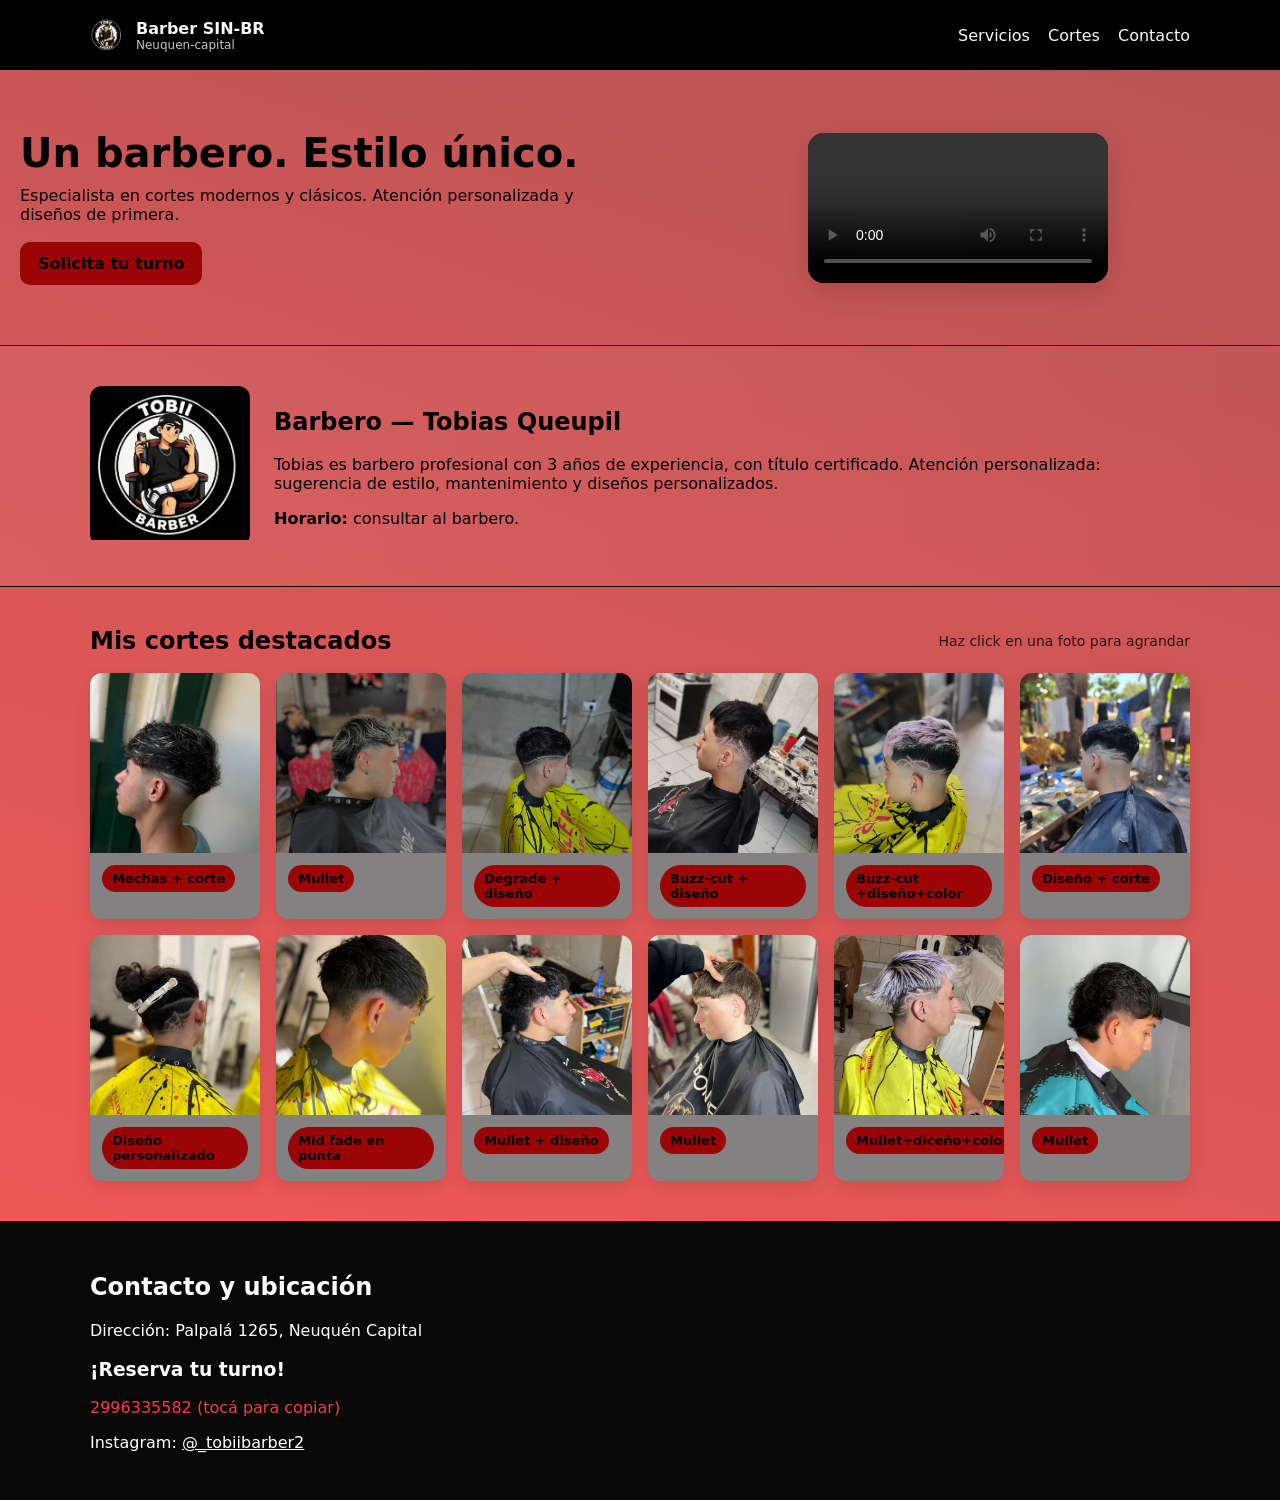
<file: index.html>
<html>
   <head>
    <title>barberia</title>
    <link href="https://fonts.googleapis.com/css2?family=Playfair+Display:wght@400;600;700&display=swap" rel="stylesheet">
    <link rel="stylesheet" href="barberia.css">
  </head>

 <body>
   </div>
      <header>
        <div class="resolucion"> </div>
        <div class="movil"></div>
        <div class="container nav">
        <div class="brand">
        <div class="logo"><img src="nuv-logo.jpg.jpeg" alt="logo" width="50"></div>
        <div>
          <div style="font-weight:800">Barber SIN-BR</div>
          <div style="font-size:12px;opacity:0.8">Neuquen-capital</div>
        </div>
      </div>

      <nav>
        <ul>
          <li><a href="#servicios">Servicios</a></li>
          <li><a href="#cortes">Cortes</a></li>
          <li><a href="#contacto">Contacto</a></li>
        </ul>
      </nav>
    </div>
  </header>
  <main>
    <section class="hero">
      <div class="container hero-left">
        <h1>Un barbero. Estilo único.</h1>
        <p>Especialista en cortes modernos y clásicos. Atención personalizada y diseños de primera.</p>
        <a class="cta" href="#contacto">Solicita tu turno</a>
      </div>

      <div class="container hero-right">
        <div class="hero-card">
          <video src="nuv_l.jpg.mp4" controls></video>
        </div>
      </div>
    </section>
    <section class="barber">
      <div class="container barber-inner">
        <div class="barber-photo">
          <img src="nuv-logo.jpg.jpeg" alt="Barbero">
        </div>

        <div>
          <h2>Barbero — Tobias Queupil</h2>
          <p>Tobias es barbero profesional con 3 años de experiencia, con título certificado. Atención personalizada: sugerencia de estilo, mantenimiento y diseños personalizados.</p>
          <p><strong>Horario:</strong> consultar al barbero.</p>
        </div>
      </div>
    </section>
    <section id="cortes" class="gallery">
      <div class="container">
        <div style="display:flex;align-items:center;justify-content:space-between;gap:12px;margin-bottom:18px">
          <h2 style="margin:0">Mis cortes destacados</h2>
          <div style="font-size:14px;opacity:0.8">Haz click en una foto para agrandar</div>
        </div>

        <div class="gallery-grid" id="gallery">

          <div class="card" data-full="corte1.jpg.jpeg">
            <img src="corte1.jpg.jpeg" >
            <div class="meta"><span class="tag">Mechas + corte</span></div>
          </div>

          <div class="card" data-full="corte2.jpg.jpeg">
            <img src="corte2.jpg.jpeg" >
            <div class="meta"><span class="tag">Mullet</span></div>
          </div>

          <div class="card" data-full="corte3.jpg.jpeg">
            <img src="corte3.jpg.jpeg">
            <div class="meta"><span class="tag">Degrade + diseño</span></div>
          </div>

          <div class="card" data-full="corte10.jpg.jpeg">
            <img src="corte10.jpg.jpeg">
            <div class="meta"><span class="tag">Buzz-cut + diseño</span></div>
          </div>

          <div class="card" data-full="cortee11.jpg.jpeg">
            <img src="cortee11.jpg.jpeg">
            <div class="meta"><span class="tag">Buzz-cut  +diseño+color</span></div>
          </div>

          <div class="card" data-full="diceños.jpg.jpeg">
            <img src="diceños.jpg.jpeg">
            <div class="meta"><span class="tag">Diseño + corte</span></div>
          </div>

          <div class="card" data-full="diceños2.jpg.jpeg">
            <img src="diceños2.jpg.jpeg">
            <div class="meta"><span class="tag">Diseño personalizado</span></div>
          </div>

          <div class="card" data-full="corte7.jpg.jpeg">
            <img src="corte7.jpg.jpeg">
            <div class="meta"><span class="tag">Mid fade en punta</span></div>
          </div>

          <div class="card" data-full="corte8.jpg.jpeg">
            <img src="corte8.jpg.jpeg">
            <div class="meta"><span class="tag">Mullet + diseño</span></div>
          </div>

          <div class="card" data-full="corte9.jpg.jpeg">
            <img src="corte9.jpg.jpeg">
            <div class="meta"><span class="tag">Mullet</span></div>
          </div>
          <div class="card" data-full="corte4.jpeg">
            <img src="corte4.jpeg">
            <div class="meta"><span class="tag">Mullet+diceño+color</span></div>
          </div>
          <div class="card" data-full="corte4.jpeg">
            <img src="corte20.jpeg">
            <div class="meta"><span class="tag">Mullet</span></div>
          </div>
        </div>
      </div>
    </section>
    <section id="contacto" style="padding:32px 20px; background:#080808; color:white;">
      <div class="container">
        <h2>Contacto y ubicación</h2>
        <p>Dirección: Palpalá 1265, Neuquén Capital</p>
        <p><h3>¡Reserva tu turno!</h3></p>

        <p onclick="copiarTelefono()" style="cursor:pointer; color:rgb(248, 61, 61);">
          2996335582 (tocá para copiar)
        </p>

        <script>
          function copiarTelefono() {
              navigator.clipboard.writeText("2996335582");
              alert("Número copiado. Tobias Queupil: 2996335582");
          }
        </script>

        <p>Instagram: 
          <a href="https://instagram.com/_tobiibarber2" target="_blank" style="color:white;">
            @_tobiibarber2
          </a>
        </p>
      </div>
    </section>

  </main>
   <div id="modal" class="modal">
    <img id="modalImg">
   </div>
  <script>
    document.querySelectorAll('.card').forEach(card=>{
      card.addEventListener('click',()=>{
        const full = card.getAttribute('data-full');
        const modal = document.getElementById('modal');
        const modalImg = document.getElementById('modalImg');
        modalImg.src = full;
        modal.classList.add('show');
      });
    });

    document.getElementById('modal').addEventListener('click',()=>{
      const modal = document.getElementById('modal');
      modal.classList.remove('show');
      document.getElementById('modalImg').src='';
    });
  </script>

 </body>
</html>
</file>
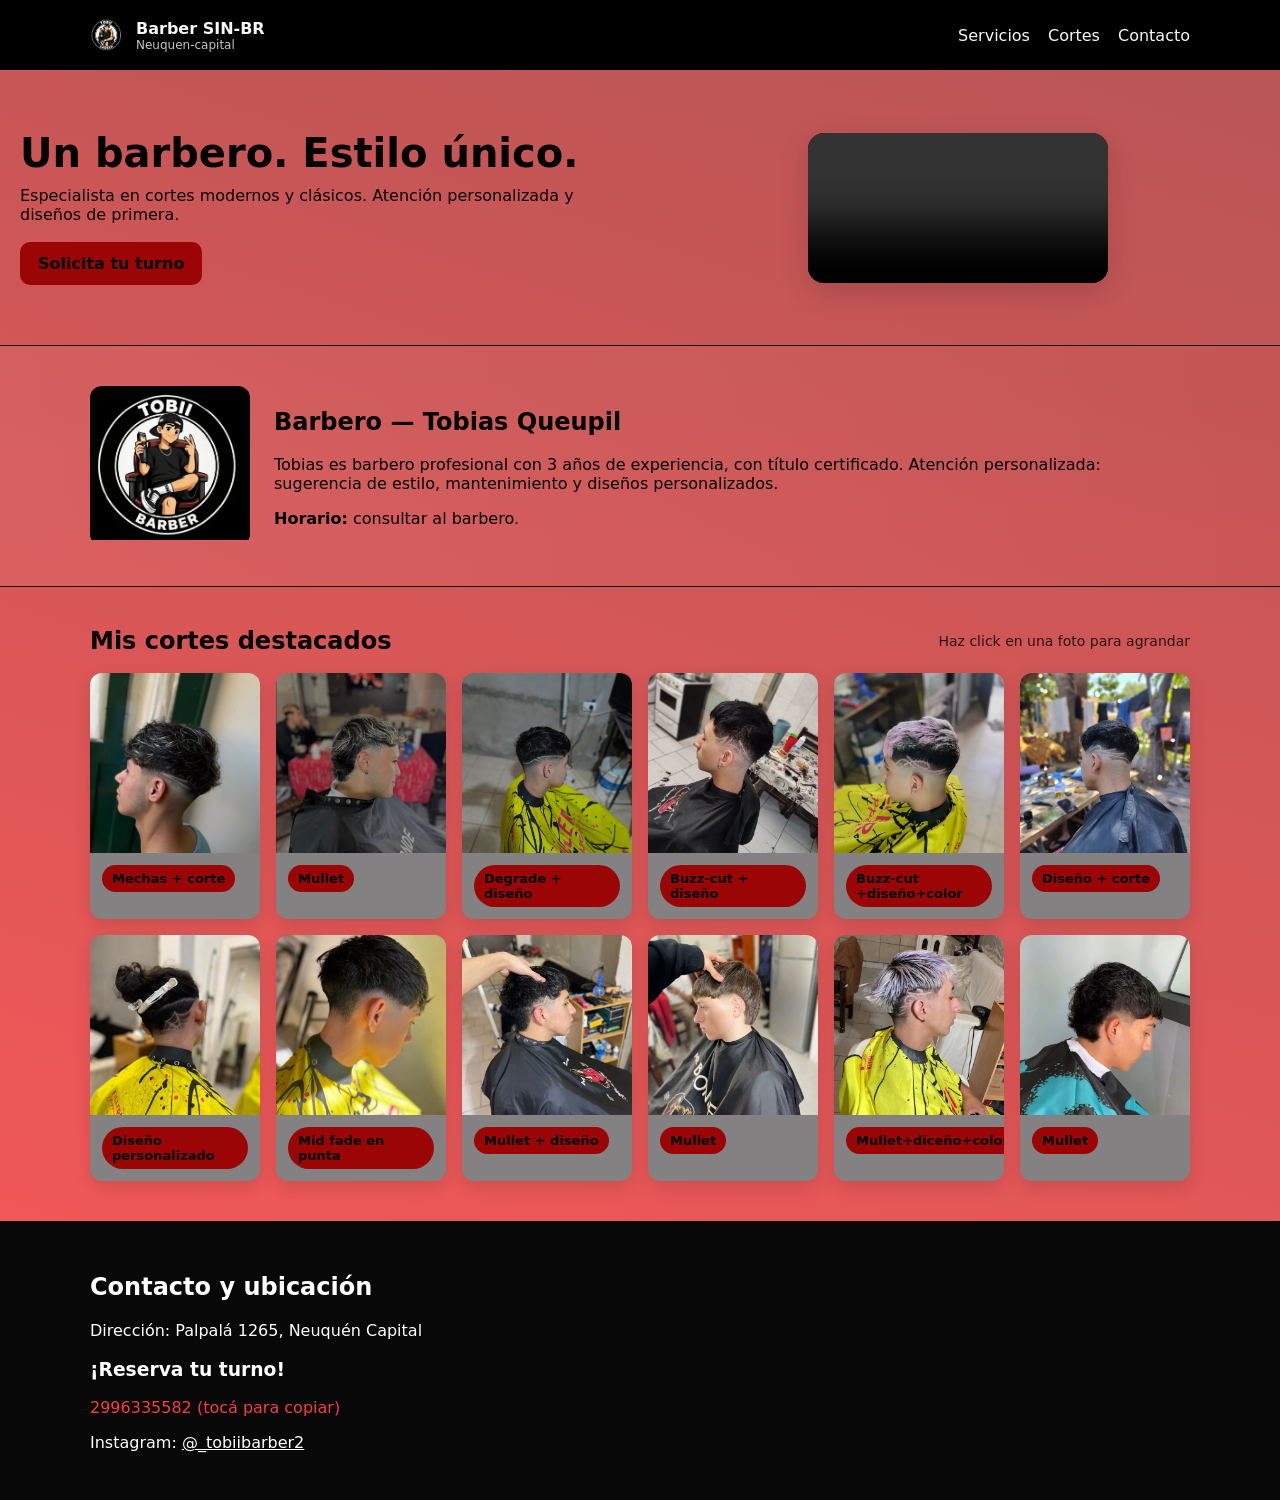
<file: index.html.html>
<html>
   <head>
    <title>barberia</title>
    <link href="https://fonts.googleapis.com/css2?family=Playfair+Display:wght@400;600;700&display=swap" rel="stylesheet">
    <link rel="stylesheet" href="barberia.css.css">
  </head>

 <body>
   </div>
      <header>
        <div class="resolucion"> </div>
        <div class="movil"></div>
        <div class="container nav">
        <div class="brand">
        <div class="logo"><img src="nuv-logo.jpg.jpeg" alt="logo" width="50"></div>
        <div>
          <div style="font-weight:800">Barber SIN-BR</div>
          <div style="font-size:12px;opacity:0.8">Neuquen-capital</div>
        </div>
      </div>

      <nav>
        <ul>
          <li><a href="#servicios">Servicios</a></li>
          <li><a href="#cortes">Cortes</a></li>
          <li><a href="#contacto">Contacto</a></li>
        </ul>
      </nav>
    </div>
  </header>
  <main>
    <section class="hero">
      <div class="container hero-left">
        <h1>Un barbero. Estilo único.</h1>
        <p>Especialista en cortes modernos y clásicos. Atención personalizada y diseños de primera.</p>
        <a class="cta" href="#contacto">Solicita tu turno</a>
      </div>

      <div class="container hero-right">
        <div class="hero-card">
          <video src="nuv_l.jpg.mp4" controls></video>
        </div>
      </div>
    </section>
    <section class="barber">
      <div class="container barber-inner">
        <div class="barber-photo">
          <img src="nuv-logo.jpg.jpeg" alt="Barbero">
        </div>

        <div>
          <h2>Barbero — Tobias Queupil</h2>
          <p>Tobias es barbero profesional con 3 años de experiencia, con título certificado. Atención personalizada: sugerencia de estilo, mantenimiento y diseños personalizados.</p>
          <p><strong>Horario:</strong> consultar al barbero.</p>
        </div>
      </div>
    </section>
    <section id="cortes" class="gallery">
      <div class="container">
        <div style="display:flex;align-items:center;justify-content:space-between;gap:12px;margin-bottom:18px">
          <h2 style="margin:0">Mis cortes destacados</h2>
          <div style="font-size:14px;opacity:0.8">Haz click en una foto para agrandar</div>
        </div>

        <div class="gallery-grid" id="gallery">

          <div class="card" data-full="corte1.jpg.jpeg">
            <img src="corte1.jpg.jpeg" >
            <div class="meta"><span class="tag">Mechas + corte</span></div>
          </div>

          <div class="card" data-full="corte2.jpg.jpeg">
            <img src="corte2.jpg.jpeg" >
            <div class="meta"><span class="tag">Mullet</span></div>
          </div>

          <div class="card" data-full="corte3.jpg.jpeg">
            <img src="corte3.jpg.jpeg">
            <div class="meta"><span class="tag">Degrade + diseño</span></div>
          </div>

          <div class="card" data-full="corte10.jpg.jpeg">
            <img src="corte10.jpg.jpeg">
            <div class="meta"><span class="tag">Buzz-cut + diseño</span></div>
          </div>

          <div class="card" data-full="cortee11.jpg.jpeg">
            <img src="cortee11.jpg.jpeg">
            <div class="meta"><span class="tag">Buzz-cut  +diseño+color</span></div>
          </div>

          <div class="card" data-full="diceños.jpg.jpeg">
            <img src="diceños.jpg.jpeg">
            <div class="meta"><span class="tag">Diseño + corte</span></div>
          </div>

          <div class="card" data-full="diceños2.jpg.jpeg">
            <img src="diceños2.jpg.jpeg">
            <div class="meta"><span class="tag">Diseño personalizado</span></div>
          </div>

          <div class="card" data-full="corte7.jpg.jpeg">
            <img src="corte7.jpg.jpeg">
            <div class="meta"><span class="tag">Mid fade en punta</span></div>
          </div>

          <div class="card" data-full="corte8.jpg.jpeg">
            <img src="corte8.jpg.jpeg">
            <div class="meta"><span class="tag">Mullet + diseño</span></div>
          </div>

          <div class="card" data-full="corte9.jpg.jpeg">
            <img src="corte9.jpg.jpeg">
            <div class="meta"><span class="tag">Mullet</span></div>
          </div>
          <div class="card" data-full="corte4.jpeg">
            <img src="corte4.jpeg">
            <div class="meta"><span class="tag">Mullet+diceño+color</span></div>
          </div>
          <div class="card" data-full="corte4.jpeg">
            <img src="corte20.jpeg">
            <div class="meta"><span class="tag">Mullet</span></div>
          </div>
        </div>
      </div>
    </section>
    <section id="contacto" style="padding:32px 20px; background:#080808; color:white;">
      <div class="container">
        <h2>Contacto y ubicación</h2>
        <p>Dirección: Palpalá 1265, Neuquén Capital</p>
        <p><h3>¡Reserva tu turno!</h3></p>

        <p onclick="copiarTelefono()" style="cursor:pointer; color:rgb(248, 61, 61);">
          2996335582 (tocá para copiar)
        </p>

        <script>
          function copiarTelefono() {
              navigator.clipboard.writeText("2996335582");
              alert("Número copiado. Tobias Queupil: 2996335582");
          }
        </script>

        <p>Instagram: 
          <a href="https://instagram.com/_tobiibarber2" target="_blank" style="color:white;">
            @_tobiibarber2
          </a>
        </p>
      </div>
    </section>

  </main>
   <div id="modal" class="modal">
    <img id="modalImg">
   </div>
  <script>
    document.querySelectorAll('.card').forEach(card=>{
      card.addEventListener('click',()=>{
        const full = card.getAttribute('data-full');
        const modal = document.getElementById('modal');
        const modalImg = document.getElementById('modalImg');
        modalImg.src = full;
        modal.classList.add('show');
      });
    });

    document.getElementById('modal').addEventListener('click',()=>{
      const modal = document.getElementById('modal');
      modal.classList.remove('show');
      document.getElementById('modalImg').src='';
    });
  </script>

 </body>
</html>
</file>
<file: barberia.css>
.resolucion{
    width: 99%;
    text-align: center;
}
@media(max-width:767px ){
    .desktop {
        display: none;
    }
    .tablet {
        display: none;
    }
}
:root{
    --fluor: #9b0505;
    --black: #000000;
    --white: #f7f7f7;
    --max-width: 1100px;
    --radius: 12px;
}

*{ box-sizing:border-box; }

body{
    margin:0;
    font-family: Inter, system-ui, sans-serif;
    color:var(--black);
    background:linear-gradient(18deg, #f80303a9 0%, #960808af 100%);
}

img, video{
    max-width:100%;
    height:auto;
    display:block;
}

/* ===========================
          HEADER
=========================== */
header{
    background:var(--black);
    color:var(--white);
    padding:18px 20px;
    position:sticky;
    top:0;
    z-index:60;
}

.container{
    max-width:var(--max-width);
    margin:0 auto;
}

.nav{
    display:flex;
    align-items:center;
    justify-content:space-between;
}

.brand{
    display:flex;
    gap:12px;
    align-items:center;
}

.brand .logo{
    width:34px;
    height:34px;
    border-radius:5px;
    overflow:hidden;
}

nav ul{
    display:flex;
    gap:18px;
    list-style:none;
    margin:0;
    padding:0;
}

nav a{
    color:var(--white);
    text-decoration:none;
    font-weight:300;
}

/* ===========================
            HERO
=========================== */
.hero{
    display:flex;
    gap:30px;
    align-items:center;
    padding:60px 20px;
}

.hero-left{ flex:1; }
.hero-right{ flex:1; display:flex; justify-content:center; }

.hero h1{
    font-size:40px;
    margin:0 0 10px;
}

.hero p{
    margin:0 0 18px;
    color:#080000;
}

.cta{
    display:inline-block;
    background:var(--fluor);
    color:var(--black);
    padding:12px 18px;
    border-radius:10px;
    font-weight:700;
    text-decoration:none;
}

.hero-card{
    width:300px;
    height:auto;
    border-radius:16px;
    overflow:hidden;
    background:#111;
    box-shadow:0 10px 30px rgba(0,0,0,0.15);
}

/* ===========================
        BARBER (SOBRE MI)
=========================== */
.barber{
    background:linear-gradient(90deg, rgba(240, 238, 243, 0.06), rgba(17,1,1,0));
    padding:40px 20px;
    border-top:1px solid #070101;
    border-bottom:1px solid #090c01;
}

.barber-inner{
    display:flex;
    gap:24px;
    align-items:center;
}

.barber-photo{
    width:160px;
    height:160px;
    border-radius:12px;
    overflow:hidden;
    flex-shrink:0;
}

/* ===========================
            GALERÍA
=========================== */
.gallery{
    padding:40px 20px;
}

.gallery-grid{
    display:grid;
    grid-template-columns:repeat(auto-fit,minmax(160px,1fr));
    gap:16px;
}

/* Tarjetas de fotos */
.card{
    border-radius:12px;
    overflow:hidden;
    background:#838181;
    box-shadow:0 6px 18px rgba(0,0,0,0.12);
    cursor:pointer;
}

.card img{
    width:100%;
    height:180px;
    object-fit:cover;
}

.meta{
    padding:12px;
}

.tag{
    display:inline-block;
    padding:6px 10px;
    border-radius:999px;
    background:var(--fluor);
    color:var(--black);
    font-weight:700;
    font-size:13px;
}

/* ===========================
           CONTACTO
=========================== */
#contacto{
    background:#f75858;
    color:rgb(41, 33, 33);
    padding:32px 20px;
}

/* ===========================
           FOOTER
=========================== */
footer{
    padding:24px 20px;
    background:#080000;
    color:#151516;
}

.foot-inner{
    display:flex;
    justify-content:space-between;
    align-items:center;
    gap:10px;
}

/* ===========================
            MODAL
=========================== */
.modal{
    position:fixed;
    inset:0;
    background:rgba(13, 13, 14, 0.8);
    display:none;
    align-items:center;
    justify-content:center;
    padding:24px;
}

.modal.show{
    display:flex;
}

.modal img{
    max-width:90%;
    max-height:90%;
    border-radius:8px;
}

/* ===========================
         RESPONSIVE
=========================== */
@media(max-width:800px){

    .hero{
        flex-direction:column;
        text-align:left;
    }

    .hero-card{
        width:100%;
        height:auto;
    }

    .barber-inner{
        flex-direction:column;
        align-items:flex-start;
    }

    .barber-photo{
        width:120px;
        height:120px;
    }

    .foot-inner{
        flex-direction:column;
        align-items:flex-start;
    }
}
</file>
<file: barberia.css.css>
.resolucion{
    width: 99%;
    text-align: center;
}
@media(max-width:767px ){
    .desktop {
        display: none;
    }
    .tablet {
        display: none;
    }
}
:root{
    --fluor: #9b0505;
    --black: #000000;
    --white: #f7f7f7;
    --max-width: 1100px;
    --radius: 12px;
}

*{ box-sizing:border-box; }

body{
    margin:0;
    font-family: Inter, system-ui, sans-serif;
    color:var(--black);
    background:linear-gradient(18deg, #f80303a9 0%, #960808af 100%);
}

img, video{
    max-width:100%;
    height:auto;
    display:block;
}

/* ===========================
          HEADER
=========================== */
header{
    background:var(--black);
    color:var(--white);
    padding:18px 20px;
    position:sticky;
    top:0;
    z-index:60;
}

.container{
    max-width:var(--max-width);
    margin:0 auto;
}

.nav{
    display:flex;
    align-items:center;
    justify-content:space-between;
}

.brand{
    display:flex;
    gap:12px;
    align-items:center;
}

.brand .logo{
    width:34px;
    height:34px;
    border-radius:5px;
    overflow:hidden;
}

nav ul{
    display:flex;
    gap:18px;
    list-style:none;
    margin:0;
    padding:0;
}

nav a{
    color:var(--white);
    text-decoration:none;
    font-weight:300;
}

/* ===========================
            HERO
=========================== */
.hero{
    display:flex;
    gap:30px;
    align-items:center;
    padding:60px 20px;
}

.hero-left{ flex:1; }
.hero-right{ flex:1; display:flex; justify-content:center; }

.hero h1{
    font-size:40px;
    margin:0 0 10px;
}

.hero p{
    margin:0 0 18px;
    color:#080000;
}

.cta{
    display:inline-block;
    background:var(--fluor);
    color:var(--black);
    padding:12px 18px;
    border-radius:10px;
    font-weight:700;
    text-decoration:none;
}

.hero-card{
    width:300px;
    height:auto;
    border-radius:16px;
    overflow:hidden;
    background:#111;
    box-shadow:0 10px 30px rgba(0,0,0,0.15);
}

/* ===========================
        BARBER (SOBRE MI)
=========================== */
.barber{
    background:linear-gradient(90deg, rgba(240, 238, 243, 0.06), rgba(17,1,1,0));
    padding:40px 20px;
    border-top:1px solid #070101;
    border-bottom:1px solid #090c01;
}

.barber-inner{
    display:flex;
    gap:24px;
    align-items:center;
}

.barber-photo{
    width:160px;
    height:160px;
    border-radius:12px;
    overflow:hidden;
    flex-shrink:0;
}

/* ===========================
            GALERÍA
=========================== */
.gallery{
    padding:40px 20px;
}

.gallery-grid{
    display:grid;
    grid-template-columns:repeat(auto-fit,minmax(160px,1fr));
    gap:16px;
}

/* Tarjetas de fotos */
.card{
    border-radius:12px;
    overflow:hidden;
    background:#838181;
    box-shadow:0 6px 18px rgba(0,0,0,0.12);
    cursor:pointer;
}

.card img{
    width:100%;
    height:180px;
    object-fit:cover;
}

.meta{
    padding:12px;
}

.tag{
    display:inline-block;
    padding:6px 10px;
    border-radius:999px;
    background:var(--fluor);
    color:var(--black);
    font-weight:700;
    font-size:13px;
}

/* ===========================
           CONTACTO
=========================== */
#contacto{
    background:#f75858;
    color:rgb(41, 33, 33);
    padding:32px 20px;
}

/* ===========================
           FOOTER
=========================== */
footer{
    padding:24px 20px;
    background:#080000;
    color:#151516;
}

.foot-inner{
    display:flex;
    justify-content:space-between;
    align-items:center;
    gap:10px;
}

/* ===========================
            MODAL
=========================== */
.modal{
    position:fixed;
    inset:0;
    background:rgba(13, 13, 14, 0.8);
    display:none;
    align-items:center;
    justify-content:center;
    padding:24px;
}

.modal.show{
    display:flex;
}

.modal img{
    max-width:90%;
    max-height:90%;
    border-radius:8px;
}

/* ===========================
         RESPONSIVE
=========================== */
@media(max-width:800px){

    .hero{
        flex-direction:column;
        text-align:left;
    }

    .hero-card{
        width:100%;
        height:auto;
    }

    .barber-inner{
        flex-direction:column;
        align-items:flex-start;
    }

    .barber-photo{
        width:120px;
        height:120px;
    }

    .foot-inner{
        flex-direction:column;
        align-items:flex-start;
    }
}
</file>
